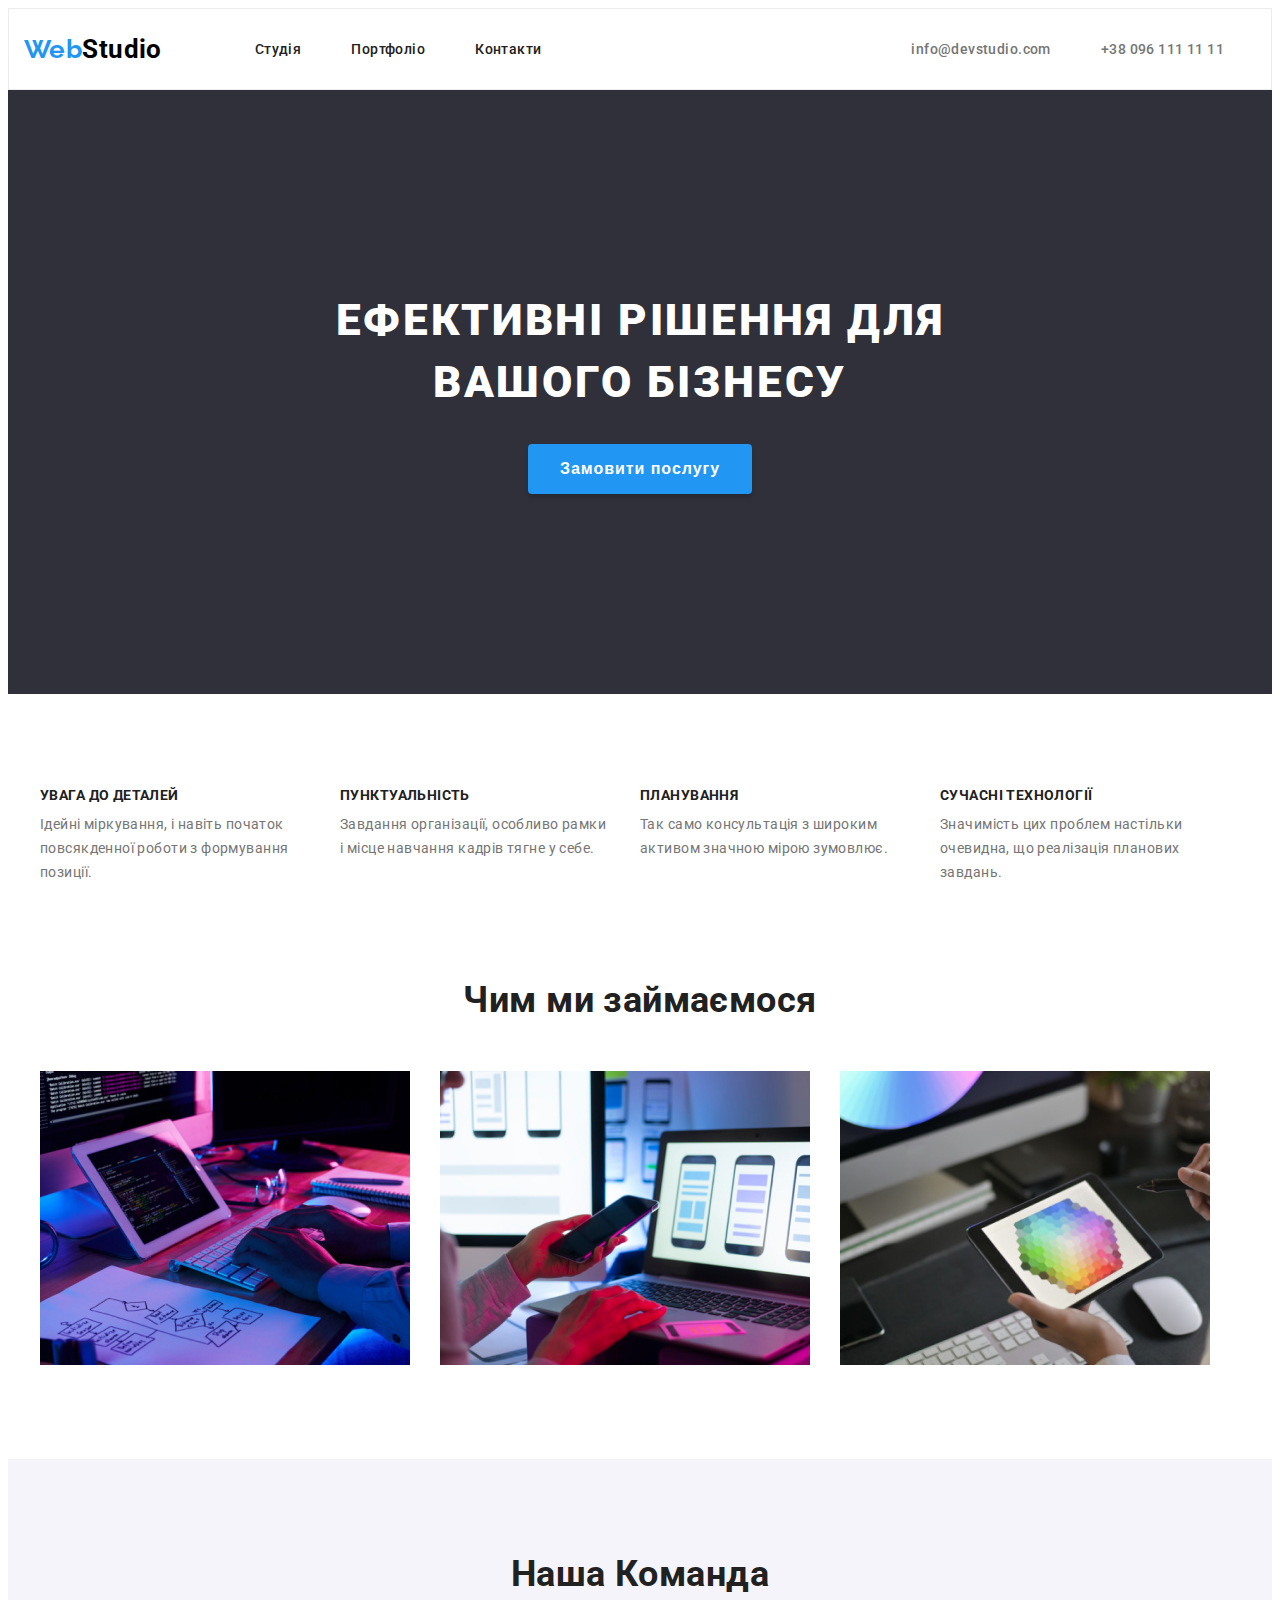
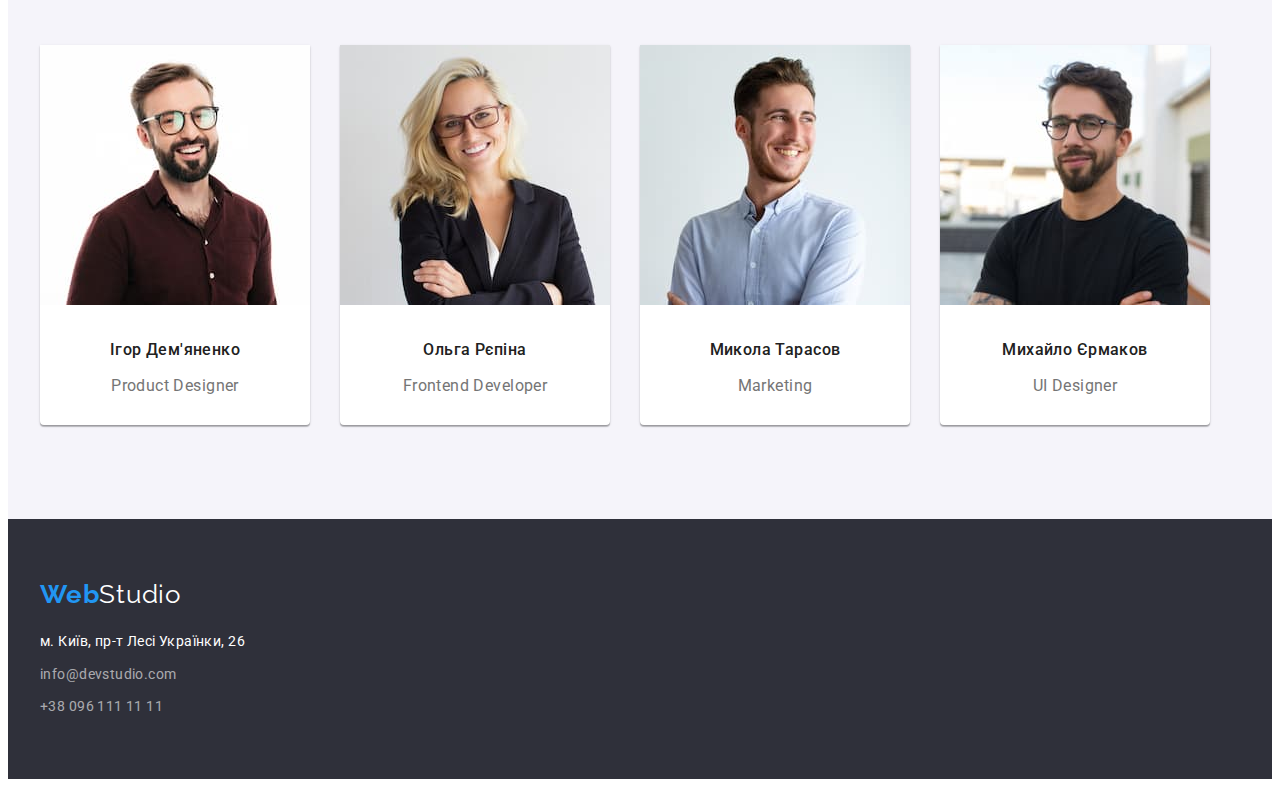
<file: index.html>
<!DOCTYPE html>
<html lang="uk">
  <head>
    <meta charset="UTF-8" />
    <meta http-equiv="X-UA-Compatible" content="IE=edge" />
    <meta name="viewport" content="width=device-width, initial-scale=1.0" />
    <title>Web Studio</title>
    <link rel="preconnect" href="https://fonts.googleapis.com" />
    <link rel="preconnect" href="https://fonts.gstatic.com" crossorigin />
    <link
      href="https://fonts.googleapis.com/css2?family=Raleway:wght@700&family=Roboto:wght@400;500;700;900&display=swap"
      rel="stylesheet"
    />
    <link
      rel="stylesheet"
      href="https://cdnjs.cloudflare.com/ajax/libs/modern-normalize/1.1.0/modern-normalize.min.css"
      integrity="sha512-wpPYUAdjBVSE4KJnH1VR1HeZfpl1ub8YT/NKx4PuQ5NmX2tKuGu6U/JRp5y+Y8XG2tV+wKQpNHVUX03MfMFn9Q=="
      crossorigin="anonymous"
      referrerpolicy="no-referrer"
    />
    <link rel="stylesheet" href="css/styles.css" />
  </head>

  <body>
    <!--Шапка сайту-->
    <header class="header">
      <div class="container-header container">
        <nav class="header-nav">
          <a href="index.html" class="header-logo"> <span class="logo">Web</span>Studio</a>
          <!--Навігація на інші сторінки-->
          <ul class="header-nav-items">
            <li class="header-nav-item">
              <a class="header-link link" href="index.html">Студія</a>
            </li>
            <li class="header-nav-item">
              <a class="header-link link" href="portfolio.html">Портфоліо</a>
            </li>
            <li class="header-nav-item">
              <a class="header-link link" href="http://контакти">Контакти</a>
            </li>
          </ul>
        </nav>
        <ul class="contact-items">
          <li class="contact-item">
            <a class="contact-link link" href="mailto:info@devstudio.com">info@devstudio.com</a>
          </li>
          <li class="contact-item">
            <a class="contact-link link" href="tel:+380961111111">+38 096 111 11 11</a>
          </li>
        </ul>
      </div>
    </header>
    <main class="main-studio">
      <!--Слонаг Компанії-->

      <section class="hero section">
        <div class="container">
          <h1 class="hero-title">Ефективні рішення для вашого бізнесу</h1>
          <button class="button" type="button">Замовити послугу</button>
        </div>
      </section>

      <!--Особливості-->
      <section class="section">
        <div class="container">
          <h2 class="visually-hidden">Особливості</h2>
          <ul class="feature-items">
            <li class="feature-item">
              <h3 class="feature-title">увага до деталей</h3>
              <p class="feature-article">
                Ідейні міркування, і навіть початок повсякденної роботи з формування позиції.
              </p>
            </li>
            <li class="feature-item">
              <h3 class="feature-title">пунктуальність</h3>
              <p class="feature-article">
                Завдання організації, особливо рамки і місце навчання кадрів тягне у себе.
              </p>
            </li>
            <li class="feature-item">
              <h3 class="feature-title">планування</h3>
              <p class="feature-article">
                Так само консультація з широким активом значною мірою зумовлює.
              </p>
            </li>
            <li class="feature-item">
              <h3 class="feature-title">сучасні технології</h3>
              <p class="feature-article">
                Значимість цих проблем настільки очевидна, що реалізація планових завдань.
              </p>
            </li>
          </ul>
        </div>
      </section>
      <!--Вид діяльності-->
      <section class="section work">
        <div class="container">
          <h2 class="activity-title">Чим ми займаємося</h2>
          <ul class="activity-items">
            <li class="activity-item">
              <img src="imeges/programming.jpg" alt="Розробка програмування" width="370" />
            </li>
            <li class="activity-item">
              <img src="imeges/applications.jpg" alt="Робота над додатками" width="370" />
            </li>
            <li class="activity-item">
              <img src="imeges/designsites.jpg" alt="Палітра кольорів дизайну" width="370" />
            </li>
          </ul>
        </div>
      </section>
      <!--Команда-->
      <section class="section team">
        <div class="container">
          <h2 class="team-title">Наша Команда</h2>
          <ul class="team-items">
            <li class="team-item">
              <img src="./imeges/productdesigner.jpg" alt="Чоловік в окулярах" width="270" />
              <div class="team-box">
                <h3 class="team-member">Ігор Дем'яненко</h3>

                <p class="team-position" lang="en">Product Designer</p>
              </div>
            </li>
            <li class="team-item">
              <img src="./imeges/frontenddeveloper.jpg" alt="Жінка в окулярах" width="270" />
              <div class="team-box">
                <h3 class="team-member">Ольга Рєпіна</h3>
                <p class="team-position" lang="en">Frontend Developer</p>
              </div>
            </li>

            <li class="team-item">
              <img src="./imeges/marketing.jpg" alt="Чоловік усміхається" width="270" />
              <div class="team-box">
                <h3 class="team-member">Микола Тарасов</h3>
                <p class="team-position" lang="en">Marketing</p>
              </div>
            </li>
            <li class="team-item">
              <img src="./imeges/designer.jpg" alt="Чоловік в окулярах-2" width="270" />
              <div class="team-box">
                <h3 class="team-member">Михайло Єрмаков</h3>
                <p class="team-position" lang="en">UI Designer</p>
              </div>
            </li>
          </ul>
        </div>
      </section>
      <!--Підвал-->
      <footer class="footer">
        <div class="container">
          <a class="footer-logo" href="index.html"><span class="logo">Web</span>Studio</a>
          <address>
            <ul class="address-items">
              <li class="address-item">
                <a
                  class="address-link"
                  href="https://goo.gl/maps/SYyKEhNdgxeaFnvq7"
                  target="_blank"
                  rel="noreferrer noopener"
                  >м. Київ, пр-т Лесі Українки, 26</a
                >
              </li>
              <li class="address-item">
                <a class="footer-link link" href="mailto:info@devstudio.com">info@devstudio.com</a>
              </li>
              <li class="address-item">
                <a class="footer-link link" href="tel:+380961111111">+38 096 111 11 11</a>
              </li>
            </ul>
          </address>
        </div>
      </footer>
    </main>
  </body>
</html>
</file>
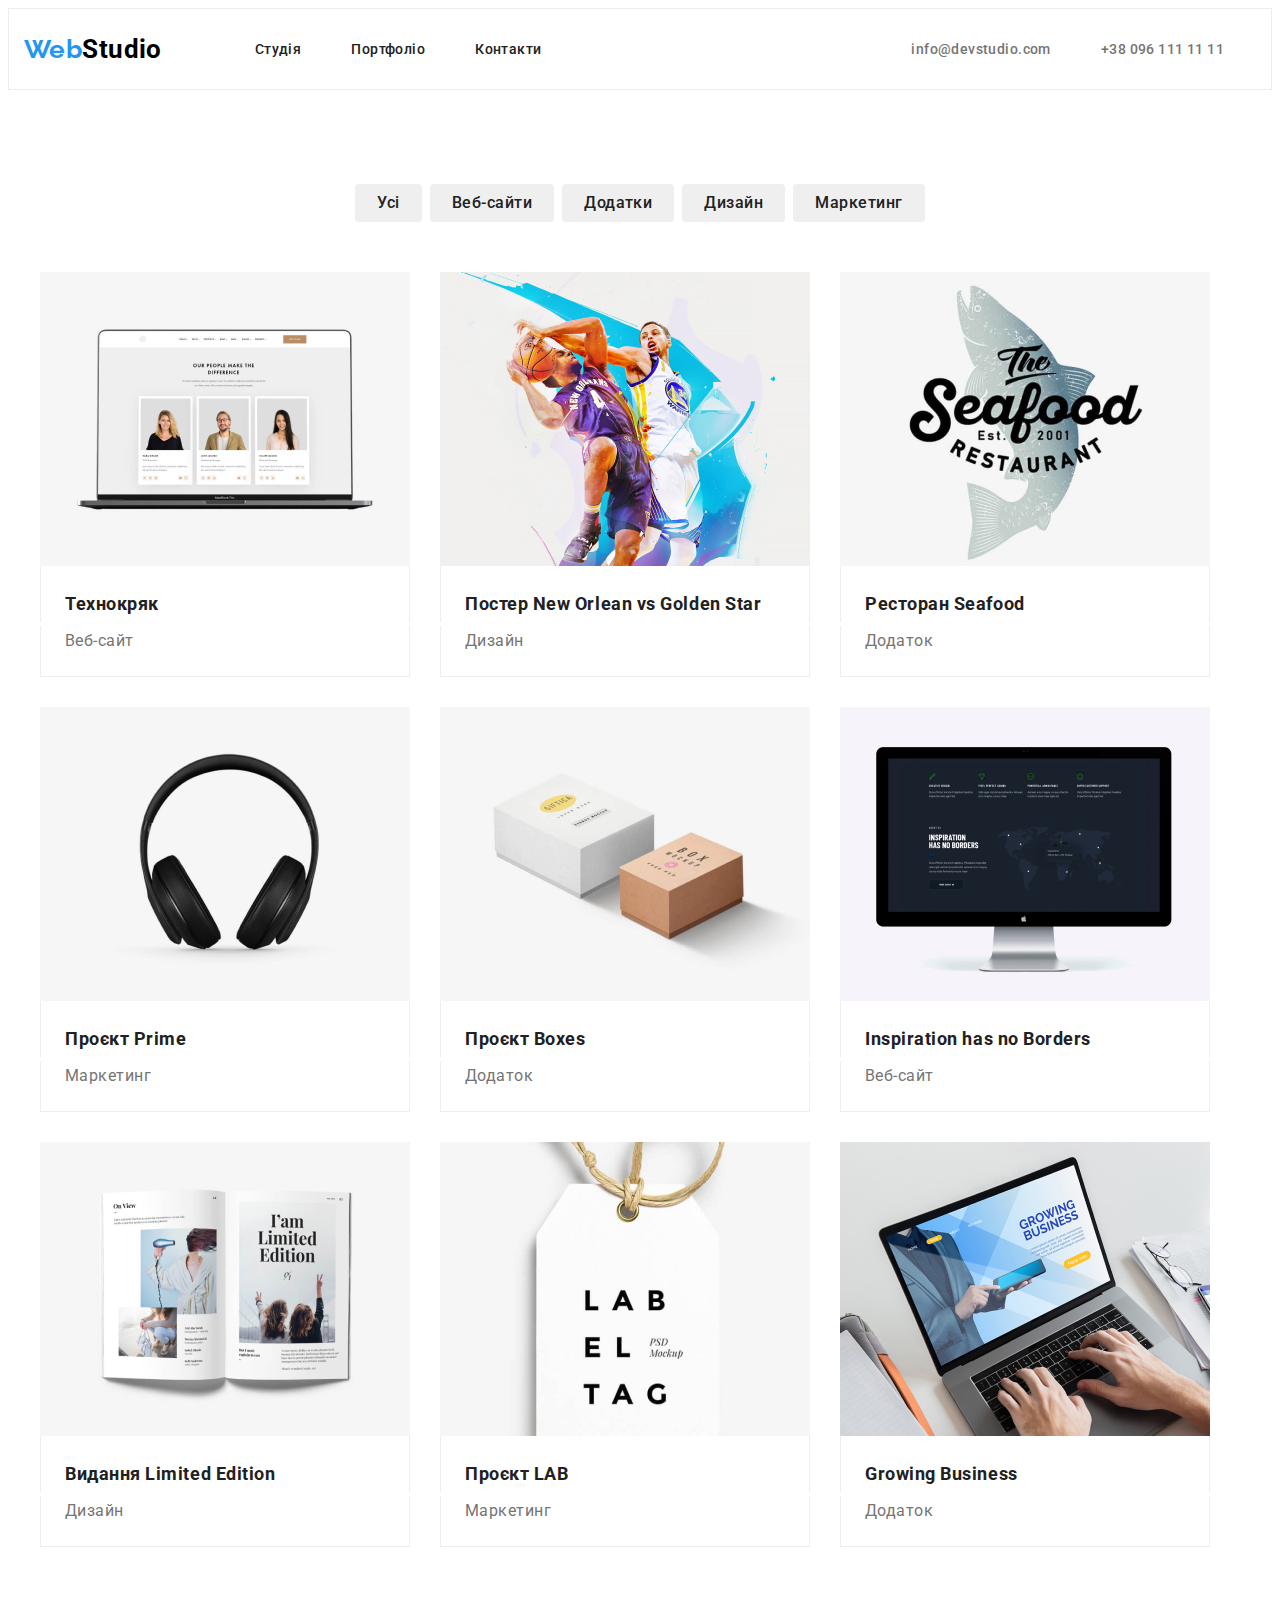
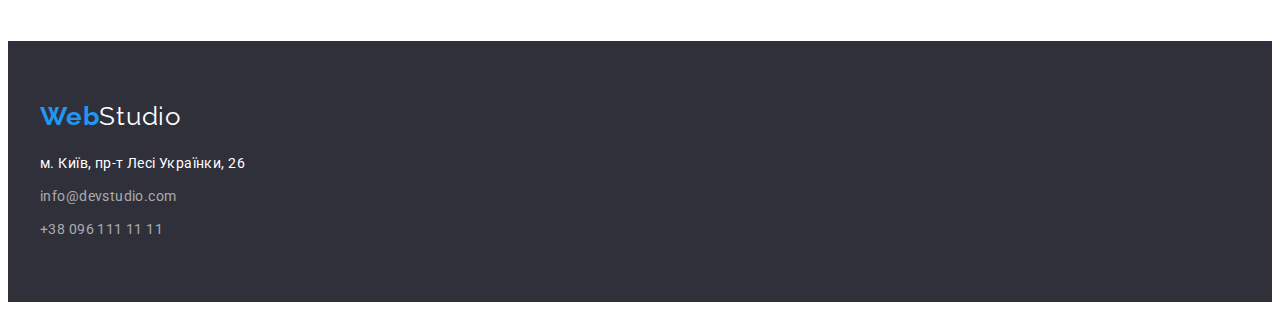
<file: portfolio.html>
<!DOCTYPE html>
<html lang="uk">
  <head>
    <meta charset="UTF-8" />
    <meta http-equiv="X-UA-Compatible" content="IE=edge" />
    <meta name="viewport" content="width=device-width, initial-scale=1.0" />
    <title>Web Studio</title>
    <link rel="preconnect" href="https://fonts.googleapis.com" />
    <link rel="preconnect" href="https://fonts.gstatic.com" crossorigin />
    <link
      href="https://fonts.googleapis.com/css2?family=Raleway:wght@700&family=Roboto:wght@400;500;700;900&display=swap"
      rel="stylesheet"
    />
    <link
      rel="stylesheet"
      href="https://cdnjs.cloudflare.com/ajax/libs/modern-normalize/1.1.0/modern-normalize.min.css"
      integrity="sha512-wpPYUAdjBVSE4KJnH1VR1HeZfpl1ub8YT/NKx4PuQ5NmX2tKuGu6U/JRp5y+Y8XG2tV+wKQpNHVUX03MfMFn9Q=="
      crossorigin="anonymous"
      referrerpolicy="no-referrer"
    />
    <link rel="stylesheet" href="css/styles.css" />
  </head>

  <body>
    <!--Шапка сайту-->
    <header class="header">
      <div class="container-header container">
        <nav class="header-nav">
          <a href="index.html" class="header-logo"> <span class="logo">Web</span>Studio</a>
          <!--Навігація на інші сторінки-->

          <ul class="header-nav-items">
            <li class="header-nav-item">
              <a class="header-link link" href="index.html">Студія</a>
            </li>
            <li class="header-nav-item">
              <a class="header-link link" href="portfolio.html">Портфоліо</a>
            </li>
            <li class="header-nav-item">
              <a class="header-link link" href="http://контакти">Контакти</a>
            </li>
          </ul>
        </nav>
        <ul class="contact-items">
          <li class="contact-item">
            <a class="contact-link link" href="mailto:info@devstudio.com">info@devstudio.com</a>
          </li>
          <li class="contact-item">
            <a class="contact-link link" href="tel:+380961111111">+38 096 111 11 11</a>
          </li>
        </ul>
      </div>
    </header>
    <main class="main-portfolio">
      <!--Портфоліо-->
      <section class="section">
        <div class="container">
          <h1 class="visually-hidden">Портфоліо</h1>
          <ul class="button-items">
            <li class="button-item">
              <button class="button-portfolio" type="button">Усі</button>
            </li>
            <li class="button-item">
              <button class="button-portfolio" type="button">Веб-сайти</button>
            </li>
            <li class="button-item">
              <button class="button-portfolio" type="button">Додатки</button>
            </li>
            <li class="button-item">
              <button class="button-portfolio" type="button">Дизайн</button>
            </li>
            <li class="button-item">
              <button class="button-portfolio" type="button">Маркетинг</button>
            </li>
          </ul>
          <ul class="portfolio-items">
            <li class="portfolio-item">
              <img src="./imeges/technocrat.jpg" alt="Ноутбук з відкритим сайтом" width="370" />
              <h2 class="portfolio-title">Технокряк</h2>
              <p class="portfolio-article">Веб-сайт</p>
            </li>
            <li class="portfolio-item">
              <img src="./imeges/new-orlean.jpg" alt="Два баскетболіста" width="370" />
              <h2 class="portfolio-title">
                Постер <span lang="eu"> New Orlean vs Golden Star</span>
              </h2>
              <p class="portfolio-article">Дизайн</p>
            </li>
            <li class="portfolio-item">
              <img src="./imeges/seafood.jpg" alt="Логотип ресторану" width="370" />
              <h2 class="portfolio-title">Ресторан <span lang="eu">Seafood</span></h2>
              <p class="portfolio-article">Додаток</p>
            </li>
            <li class="portfolio-item">
              <img src="./imeges/prime.jpg" alt="Hаушники" />
              <h2 class="portfolio-title">Проєкт <span lang="eu">Prime</span></h2>
              <p class="portfolio-article">Маркетинг</p>
            </li>

            <li class="portfolio-item">
              <img src="./imeges/boxes.jpg" alt="Дві картонних коробки" width="370" />
              <h2 class="portfolio-title">Проєкт <span lang="eu">Boxes</span></h2>
              <p class="portfolio-article">Додаток</p>
            </li>
            <li class="portfolio-item">
              <img src="./imeges/borders.jpg" alt="Монітор компютера" width="370" />
              <h2 class="portfolio-title" lang="eu">Inspiration has no Borders</h2>
              <p class="portfolio-article">Веб-сайт</p>
            </li>
            <li class="portfolio-item">
              <img src="./imeges/limited-edition.jpg" alt="Журнал з фото" width="370" />
              <h2 class="portfolio-title">Видання <span lang="eu">Limited Edition</span></h2>
              <p class="portfolio-article">Дизайн</p>
            </li>
            <li class="portfolio-item">
              <img src="./imeges/lab.jpg" alt="Етикетка з назвою" width="370" />
              <h2 class="portfolio-title">Проєкт <span lang="eu">LAB</span></h2>
              <p class="portfolio-article">Маркетинг</p>
            </li>
            <li class="portfolio-item">
              <img src="./imeges/growing-business.jpg" alt="Розробка додатків" width="370" />
              <h2 class="portfolio-title" lang="eu">Growing Business</h2>
              <p class="portfolio-article">Додаток</p>
            </li>
          </ul>
        </div>
      </section>
      <!--Підвал-->
      <footer class="footer">
        <div class="container">
          <a class="footer-logo" href="index.html"><span class="logo">Web</span>Studio</a>
          <address>
            <ul class="address-items">
              <li class="address-item">
                <a
                  class="address-link"
                  href="https://goo.gl/maps/SYyKEhNdgxeaFnvq7"
                  target="_blank"
                  rel="noreferrer noopener"
                  >м. Київ, пр-т Лесі Українки, 26</a
                >
              </li>
              <li class="address-item">
                <a class="footer-link link" href="mailto:info@devstudio.com">info@devstudio.com</a>
              </li>
              <li class="address-item">
                <a class="footer-link link" href="tel:+380961111111">+38 096 111 11 11</a>
              </li>
            </ul>
          </address>
        </div>
      </footer>
    </main>
  </body>
</html>
</file>
<file: css/styles.css>
:root {
  --primary-color: #212121;
  --second-color: #757575;
  --third-color: #ffffff;
  --accent-color: #2196f3;
}

body {
  font-family: 'Roboto', 'sans-serif ';
  background-color: var(--third-color);
  font-size: 14px;
  color: var(--primary-color);
  letter-spacing: 0.03em;
}

ul {
  list-style: none;
  margin: 0;
  padding: 0;
}

p,
h1,
h2,
h3 {
  margin: 0;
}

img {
  display: block;
  max-width: 100%;
  height: auto;
}

.link:focus {
  color: var(--accent-color);
}

.link:hover {
  color: var(--accent-color);
  cursor: pointer;
}

.link {
  text-decoration-line: none;
}

.container {
  width: 1200px;
  margin: 0 auto;
  padding: 0 15px;
}

.section {
  padding: 94px 0;
}

/* ХЕДЕР */

.header {
  border: 1px solid #ececec;
}

.container-header {
  display: flex;
  align-items: center;
  justify-content: space-between;
  margin: 0px;
}

.header-nav {
  display: flex;
  align-items: center;
}

.header-logo {
  align-items: center;
  font-weight: 700;
  font-size: 26px;
  line-height: 1.2;
  text-decoration-line: none;
  color: #000000;
  margin-right: 93px;
}

.logo {
  align-items: center;
  font-family: 'Raleway';
  font-weight: 700;
  font-size: 26px;
  line-height: 1.2;
  color: var(--accent-color);
}

/*Навігація на інші сторінки*/

.header-nav-items {
  display: flex;
  align-items: center;
}

.header-nav-item:not(:last-child) {
  margin-right: 50px;
}

.header-link {
  text-decoration-line: none;
  font-weight: 500;
  line-height: 1.1;
  color: var(--primary-color);
}

.contact-items {
  display: flex;
  padding: 32px 0;
  align-items: center;
}

.contact-item:not(:last-child) {
  margin-right: 50px;
}

.contact-link {
  color: var(--second-color);
  text-decoration-line: none;
  font-weight: 500;
  line-height: 1.1;
}

/*  Слонаг Компанії  */

.hero {
  background: #2f303a;
  padding: 200px 0;
  text-align: center;
}

.hero-title {
  font-weight: 900;
  font-size: 44px;
  line-height: 1.4;
  width: 696px;
  letter-spacing: 0.06em;
  text-transform: uppercase;
  margin: 0 auto;
  color: var(--third-color);
}

.button {
  background: #2196f3;
  box-shadow: 0px 4px 4px rgba(0, 0, 0, 0.15);
  border-radius: 4px;
  font-weight: 700;
  font-size: 16px;
  line-height: 1.9;
  min-width: 216px;
  padding: 10px 32px;
  margin-top: 30px;
  letter-spacing: 0.06em;
  color: var(--third-color);
  cursor: pointer;
  border: none;
}

.button:focus {
  background-color: #188ce8;
}

.button:hover {
  background: #188ce8;
}

/*  Особливості  */

.visually-hidden {
  position: absolute;
  white-space: nowrap;
  width: 1px;
  height: 1px;
  overflow: hidden;
  border: 0;
  padding: 0;
  clip: rect(0 0 0 0);
  clip-path: inset(50%);
  margin: -1px;
}

.feature-items {
  display: flex;
}

.feature-item {
  width: 270px;
}

.feature-item:not(:last-child) {
  margin-right: 30px;
}

.feature-title {
  text-transform: uppercase;
  font-size: 14px;
  line-height: 1.1;
  margin-bottom: 10px;
}

.feature-article {
  line-height: 1.71;
  color: var(--second-color);
}

/*  Вид діяльності  */
.work {
  padding-top: 0;
}

.activity-title {
  font-size: 36px;
  line-height: calc(42 / 36);
  text-align: center;
  margin: 0;
  margin-bottom: 50px;
}

.activity-items {
  display: flex;
}

.activity-item:not(:last-child) {
  margin-right: 30px;
}

/*  Команда  */
.team {
  background-color: #f5f4fa;
}

.team-title {
  font-size: 36px;
  line-height: calc(42 / 36);
  text-align: center;
  margin-bottom: 50px;
}

.team-items {
  display: flex;
  text-align: center;
}

.team-item {
  min-width: 270px;
  background-color: #ffffff;
  box-shadow: 0px 1px 3px rgba(0, 0, 0, 0.12), 0px 1px 1px rgba(0, 0, 0, 0.14),
    0px 2px 1px rgba(0, 0, 0, 0.2);
  border-radius: 0px 0px 4px 4px;
}

.team-item:not(:last-child) {
  margin-right: 30px;
}
.team-box {
  padding: 30px 0;
}
.team-member {
  font-weight: 500;
  font-size: 16px;
  line-height: 1.9;
  margin-bottom: 10px;

  color: var(--primary-color);
}

.team-position {
  color: var(--second-color);
  font-size: 16px;
  line-height: 1.19;
  margin: 0;
}

/*  ФУТЕР  */

.footer {
  background: #2f303a;
  padding: 60px 15px;
  display: block;
}

.footer-logo {
  color: var(--third-color);
  font-family: 'Raleway';
  font-size: 26px;
  line-height: 1.2;
  letter-spacing: 0.03em;
  text-decoration: none;
  display: block;
  margin-bottom: 20px;
}

.address-items {
  padding: 0;
}

.address-item:not(:last-child) {
  margin-bottom: 9px;
}

.address-link {
  font-style: normal;

  line-height: 1.7;
  text-decoration-line: none;

  color: var(--third-color);
}

.footer-link {
  font-style: normal;

  line-height: 1.7;

  color: rgba(255, 255, 255, 0.6);
}

/*  ПОРТФОЛІО  */

.button-portfolio {
  font-family: 'Roboto';
  font-weight: 500;
  font-size: 16px;
  line-height: 1.6;
  letter-spacing: 0.03em;
  border: none;
  border-radius: 4px;
  color: var(--primary-color);
  padding: 6px 22px;
}

.button-portfolio:hover {
  background: var(--accent-color);

  border-radius: 4px;
  color: var(--third-color);
  cursor: pointer;
}

.button-portfolio:focus {
  background: var(--accent-color);

  border-radius: 4px;
  color: #ffffff;
}

.button-items {
  display: flex;
  text-align: center;
  justify-content: center;
  margin-bottom: 50px;
}

.button-items :not(:last-child) {
  padding-right: 8px;
}

.portfolio-items {
  display: flex;
  flex-wrap: wrap;
  gap: 30px;
  gap: calc(100%-60px / 3);
}

.portfolio-item {
  width: 370px;
  background: #ffffff;
}

.portfolio-title {
  margin-bottom: 4px;
  font-size: 18px;
  line-height: 2;
  letter-spacing: 0.03em;
  padding: 20px 0 0 24px;
  border-left: 1px solid #eeeeee;
  border-right: 1px solid #eeeeee;
}

.portfolio-article {
  color: var(--second-color);
  font-size: 16px;
  line-height: 1.88;
  letter-spacing: 0.03em;
  padding: 0 0 20px 24px;
  border-left: 1px solid #eeeeee;
  border-right: 1px solid #eeeeee;
  border-bottom: 1px solid #eeeeee;
}
</file>
